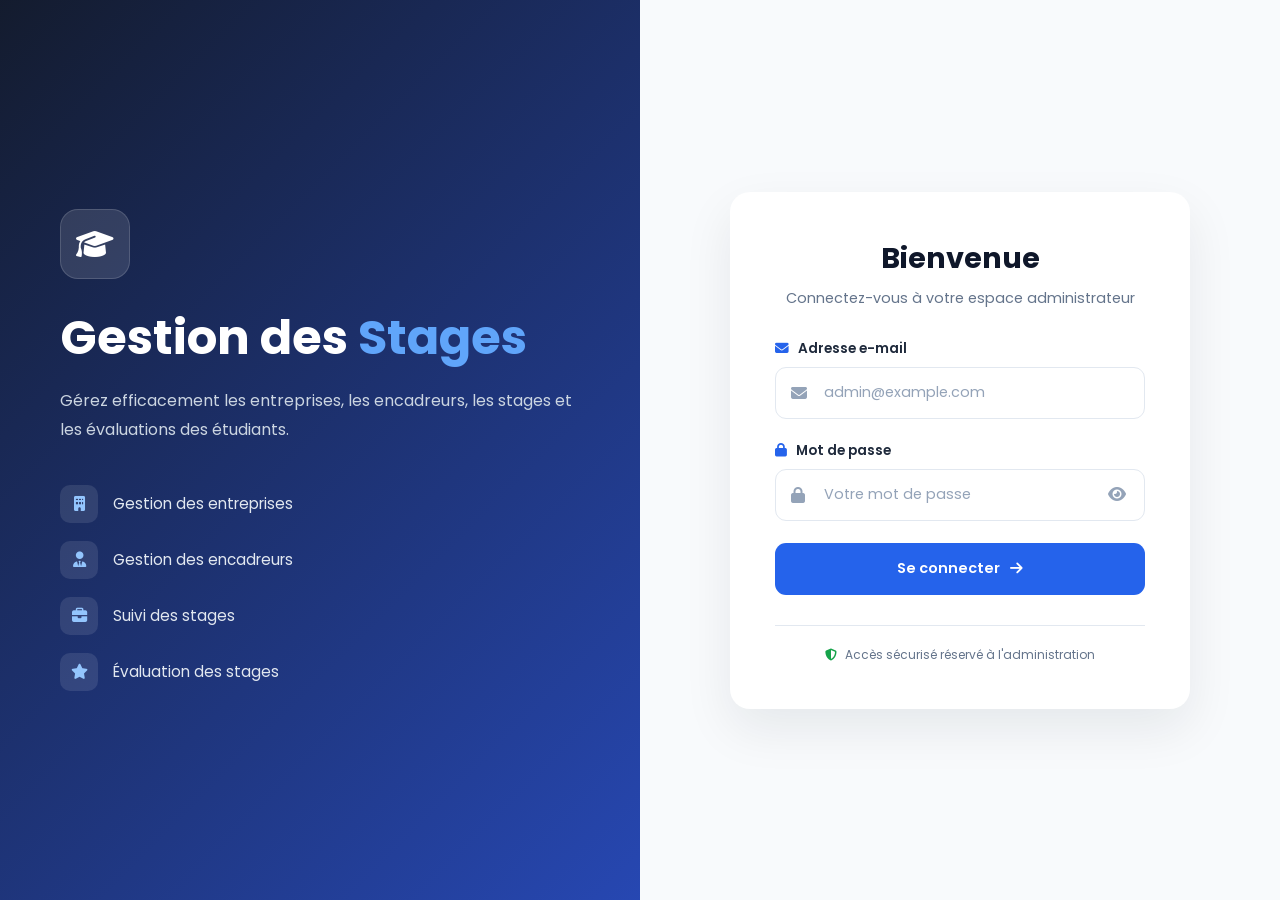
<file: frontend/index.html>
<!DOCTYPE html>
<html lang="fr">

<head>
    <meta charset="UTF-8">
    <meta name="viewport" content="width=device-width, initial-scale=1.0">

    <title>Gestion des stages | Connexion</title>

    <!-- Google Fonts -->
    <link rel="preconnect" href="https://fonts.googleapis.com">
    <link rel="preconnect" href="https://fonts.gstatic.com" crossorigin>

    <link href="https://fonts.googleapis.com/css2?family=Poppins:wght@300;400;500;600;700&display=swap"
        rel="stylesheet">

    <!-- Font Awesome -->
    <link rel="stylesheet" href="https://cdnjs.cloudflare.com/ajax/libs/font-awesome/6.7.2/css/all.min.css">

    <!-- CSS -->
    <link rel="stylesheet" href="css/login.css">
</head>

<body>

    <main class="login-container">

        <!-- Partie gauche -->
        <section class="login-intro">

            <div class="intro-content">

                <div class="logo">
                    <i class="fa-solid fa-graduation-cap"></i>
                </div>

                <h1>
                    Gestion des
                    <span>Stages</span>
                </h1>

                <p>
                    Gérez efficacement les entreprises,
                    les encadreurs, les stages et les évaluations
                    des étudiants.
                </p>

                <div class="features">

                    <div class="feature">
                        <i class="fa-solid fa-building"></i>
                        <span>Gestion des entreprises</span>
                    </div>

                    <div class="feature">
                        <i class="fa-solid fa-user-tie"></i>
                        <span>Gestion des encadreurs</span>
                    </div>

                    <div class="feature">
                        <i class="fa-solid fa-briefcase"></i>
                        <span>Suivi des stages</span>
                    </div>

                    <div class="feature">
                        <i class="fa-solid fa-star"></i>
                        <span>Évaluation des stages</span>
                    </div>

                </div>

            </div>

        </section>


        <!-- Partie connexion -->
        <section class="login-section">

            <div class="login-card">

                <div class="login-header">

                    <div class="mobile-logo">
                        <i class="fa-solid fa-graduation-cap"></i>
                    </div>

                    <h2>Bienvenue</h2>

                    <p>
                        Connectez-vous à votre espace administrateur
                    </p>

                </div>


                <!-- Message d'erreur/succès -->
                <div id="message" class="message" role="alert"></div>


                <form id="loginForm">

                    <!-- Email -->
                    <div class="form-group">

                        <label for="email">
                            <i class="fa-solid fa-envelope"></i>
                            Adresse e-mail
                        </label>

                        <div class="input-wrapper">

                            <i class="fa-solid fa-envelope input-icon"></i>

                            <input type="email" id="email" name="email" placeholder="admin@example.com"
                                autocomplete="email" required>

                        </div>

                    </div>


                    <!-- Mot de passe -->
                    <div class="form-group">

                        <label for="password">
                            <i class="fa-solid fa-lock"></i>
                            Mot de passe
                        </label>

                        <div class="input-wrapper">

                            <i class="fa-solid fa-lock input-icon"></i>

                            <input type="password" id="password" name="password" placeholder="Votre mot de passe"
                                autocomplete="current-password" required>

                            <button type="button" id="togglePassword" class="toggle-password"
                                aria-label="Afficher le mot de passe">
                                <i class="fa-solid fa-eye"></i>
                            </button>

                        </div>

                    </div>


                    <!-- Bouton -->
                    <button type="submit" id="loginButton" class="login-button">

                        <span id="buttonText">
                            Se connecter
                        </span>

                        <i id="buttonIcon" class="fa-solid fa-arrow-right"></i>

                        <span id="loader" class="loader"></span>

                    </button>

                </form>


                <div class="login-footer">

                    <i class="fa-solid fa-shield-halved"></i>

                    <span>
                        Accès sécurisé réservé à l'administration
                    </span>

                </div>

            </div>

        </section>

    </main>


    <!-- JavaScript -->
    <script src="js/auth.js"></script>

</body>

</html>
</file>
<file: frontend/css/login.css>
* {
    margin: 0;
    padding: 0;
    box-sizing: border-box;
}

:root {
    --primary: #2563eb;
    --primary-dark: #1d4ed8;
    --secondary: #0f172a;
    --text: #1e293b;
    --text-light: #64748b;
    --border: #e2e8f0;
    --background: #f8fafc;
    --white: #ffffff;
    --danger: #dc2626;
    --success: #16a34a;
}

body {
    font-family: "Poppins", sans-serif;
    min-height: 100vh;
    background: var(--background);
    color: var(--text);
}


/* ========================================
   CONTENEUR PRINCIPAL
======================================== */

.login-container {
    min-height: 100vh;
    display: flex;
}


/* ========================================
   PARTIE GAUCHE
======================================== */

.login-intro {
    width: 50%;
    min-height: 100vh;

    background:
        linear-gradient(135deg,
            rgba(15, 23, 42, 0.98),
            rgba(30, 64, 175, 0.96));

    color: var(--white);

    display: flex;
    align-items: center;
    justify-content: center;

    padding: 60px;
}

.intro-content {
    max-width: 520px;
}


/* Logo */

.logo {
    width: 70px;
    height: 70px;

    display: flex;
    align-items: center;
    justify-content: center;

    border-radius: 18px;

    background: rgba(255, 255, 255, 0.12);

    margin-bottom: 30px;

    font-size: 30px;

    border: 1px solid rgba(255, 255, 255, 0.15);
}

.intro-content h1 {
    font-size: 3rem;
    line-height: 1.2;
    font-weight: 700;

    margin-bottom: 20px;
}

.intro-content h1 span {
    color: #60a5fa;
}

.intro-content>p {
    color: #cbd5e1;
    font-size: 1rem;
    line-height: 1.8;

    margin-bottom: 40px;
}


/* Features */

.features {
    display: flex;
    flex-direction: column;
    gap: 18px;
}

.feature {
    display: flex;
    align-items: center;
    gap: 15px;

    color: #e2e8f0;
    font-size: 0.95rem;
}

.feature i {
    width: 38px;
    height: 38px;

    display: flex;
    align-items: center;
    justify-content: center;

    border-radius: 10px;

    background: rgba(255, 255, 255, 0.1);

    color: #93c5fd;
}


/* ========================================
   PARTIE DROITE
======================================== */

.login-section {
    width: 50%;
    min-height: 100vh;

    display: flex;
    align-items: center;
    justify-content: center;

    padding: 40px;
}


/* ========================================
   CARTE
======================================== */

.login-card {
    width: 100%;
    max-width: 460px;

    background: var(--white);

    border-radius: 20px;

    padding: 45px;

    box-shadow:
        0 20px 50px rgba(15, 23, 42, 0.08);
}


/* ========================================
   HEADER
======================================== */

.login-header {
    text-align: center;
    margin-bottom: 30px;
}

.mobile-logo {
    display: none;
}

.login-header h2 {
    font-size: 1.8rem;
    color: var(--secondary);

    margin-bottom: 8px;
}

.login-header p {
    color: var(--text-light);
    font-size: 0.9rem;
}


/* ========================================
   MESSAGE
======================================== */

.message {
    display: none;

    padding: 12px 15px;

    border-radius: 10px;

    font-size: 0.85rem;

    margin-bottom: 20px;
}

.message.show {
    display: block;
}

.message.error {
    color: var(--danger);
    background: #fef2f2;
    border: 1px solid #fecaca;
}

.message.success {
    color: var(--success);
    background: #f0fdf4;
    border: 1px solid #bbf7d0;
}


/* ========================================
   FORMULAIRE
======================================== */

.form-group {
    margin-bottom: 22px;
}

.form-group label {
    display: block;

    margin-bottom: 8px;

    font-size: 0.85rem;
    font-weight: 600;

    color: var(--text);
}

.form-group label i {
    color: var(--primary);
    margin-right: 6px;
}


/* Input */

.input-wrapper {
    position: relative;
}

.input-icon {
    position: absolute;

    left: 16px;
    top: 50%;

    transform: translateY(-50%);

    color: #94a3b8;

    pointer-events: none;
}

.input-wrapper input {
    width: 100%;

    height: 52px;

    border: 1px solid var(--border);

    border-radius: 11px;

    padding: 0 48px;

    font-family: inherit;
    font-size: 0.9rem;

    color: var(--text);

    outline: none;

    background: #fff;

    transition: 0.25s ease;
}

.input-wrapper input::placeholder {
    color: #94a3b8;
}

.input-wrapper input:focus {
    border-color: var(--primary);

    box-shadow:
        0 0 0 4px rgba(37, 99, 235, 0.1);
}


/* ========================================
   AFFICHER MOT DE PASSE
======================================== */

.toggle-password {
    position: absolute;

    right: 14px;
    top: 50%;

    transform: translateY(-50%);

    border: none;
    background: transparent;

    color: #94a3b8;

    cursor: pointer;

    font-size: 1rem;

    padding: 5px;
}

.toggle-password:hover {
    color: var(--primary);
}


/* ========================================
   BOUTON CONNEXION
======================================== */

.login-button {
    width: 100%;
    height: 52px;

    border: none;
    border-radius: 11px;

    background: var(--primary);

    color: var(--white);

    font-family: inherit;
    font-size: 0.9rem;
    font-weight: 600;

    cursor: pointer;

    display: flex;
    align-items: center;
    justify-content: center;

    gap: 10px;

    transition: 0.25s ease;
}

.login-button:hover {
    background: var(--primary-dark);

    transform: translateY(-1px);

    box-shadow:
        0 8px 20px rgba(37, 99, 235, 0.25);
}

.login-button:active {
    transform: translateY(0);
}

.login-button:disabled {
    cursor: not-allowed;
    opacity: 0.7;
}


/* ========================================
   LOADER
======================================== */

.loader {
    display: none;

    width: 18px;
    height: 18px;

    border: 2px solid rgba(255, 255, 255, 0.4);

    border-top-color: white;

    border-radius: 50%;

    animation: spin 0.7s linear infinite;
}

.login-button.loading .loader {
    display: block;
}

.login-button.loading #buttonIcon,
.login-button.loading #buttonText {
    display: none;
}

@keyframes spin {
    to {
        transform: rotate(360deg);
    }
}


/* ========================================
   FOOTER
======================================== */

.login-footer {
    margin-top: 30px;

    padding-top: 20px;

    border-top: 1px solid var(--border);

    display: flex;
    align-items: center;
    justify-content: center;

    gap: 8px;

    color: var(--text-light);

    font-size: 0.75rem;

    text-align: center;
}

.login-footer i {
    color: var(--success);
}


/* ========================================
   RESPONSIVE
======================================== */

@media (max-width: 900px) {

    .login-container {
        display: block;
    }

    .login-intro {
        width: 100%;
        min-height: auto;

        padding: 35px 25px;
    }

    .intro-content {
        max-width: 600px;
    }

    .intro-content h1 {
        font-size: 2.2rem;
    }

    .intro-content>p {
        margin-bottom: 25px;
    }

    .features {
        display: grid;
        grid-template-columns: 1fr 1fr;
    }

    .login-section {
        width: 100%;
        min-height: auto;

        padding: 40px 20px;
    }
}


@media (max-width: 550px) {

    .login-intro {
        display: none;
    }

    .login-section {
        min-height: 100vh;

        padding: 20px;
    }

    .login-card {
        padding: 30px 22px;
    }

    .mobile-logo {
        width: 60px;
        height: 60px;

        margin: 0 auto 20px;

        display: flex;
        align-items: center;
        justify-content: center;

        border-radius: 16px;

        background: #eff6ff;

        color: var(--primary);

        font-size: 25px;
    }

    .login-header h2 {
        font-size: 1.5rem;
    }
}
</file>
<file: frontend/css/dashboard.css>
* {
    margin: 0;
    padding: 0;
    box-sizing: border-box;
}

:root {
    --primary: #2563eb;
    --primary-dark: #1d4ed8;

    --dark: #0f172a;
    --dark-2: #1e293b;

    --text: #1e293b;
    --text-light: #64748b;

    --background: #f8fafc;
    --white: #ffffff;

    --border: #e2e8f0;

    --blue: #2563eb;
    --purple: #7c3aed;
    --orange: #ea580c;
    --green: #16a34a;
}

body {
    font-family: "Poppins", sans-serif;

    background: var(--background);

    color: var(--text);

    min-height: 100vh;
}


/* ========================================
   SIDEBAR
======================================== */

.sidebar {
    position: fixed;

    left: 0;
    top: 0;

    width: 260px;
    height: 100vh;

    background: var(--dark);

    display: flex;
    flex-direction: column;

    z-index: 1000;

    transition: 0.3s ease;
}


/* Logo */

.sidebar-logo {
    height: 90px;

    display: flex;
    align-items: center;

    padding: 0 25px;

    border-bottom: 1px solid rgba(255, 255, 255, 0.08);
}

.logo-icon {
    width: 45px;
    height: 45px;

    display: flex;
    align-items: center;
    justify-content: center;

    border-radius: 12px;

    background: var(--primary);

    color: white;

    font-size: 20px;

    margin-right: 12px;
}

.logo-text {
    display: flex;
    flex-direction: column;

    color: white;

    line-height: 1.2;
}

.logo-text strong {
    font-size: 1rem;
}

.logo-text span {
    font-size: 0.78rem;

    color: #94a3b8;
}


/* Navigation */

.sidebar-nav {
    padding: 25px 15px;

    flex: 1;

    overflow-y: auto;
}

.nav-title {
    color: #64748b;

    font-size: 0.68rem;

    font-weight: 600;

    letter-spacing: 1px;

    padding: 0 12px;

    margin: 15px 0 10px;
}

.nav-title:first-child {
    margin-top: 0;
}

.nav-link {
    display: flex;
    align-items: center;

    gap: 13px;

    height: 48px;

    padding: 0 14px;

    margin-bottom: 5px;

    border-radius: 10px;

    color: #94a3b8;

    text-decoration: none;

    font-size: 0.86rem;

    transition: 0.2s ease;
}

.nav-link i {
    width: 20px;

    text-align: center;

    font-size: 1rem;
}

.nav-link:hover {
    background: rgba(255, 255, 255, 0.06);

    color: white;
}

.nav-link.active {
    background: var(--primary);

    color: white;

    box-shadow:
        0 5px 15px rgba(37, 99, 235, 0.25);
}


/* Bottom */

.sidebar-bottom {
    padding: 20px 15px;

    border-top: 1px solid rgba(255, 255, 255, 0.08);
}

.logout-button {
    width: 100%;

    height: 45px;

    border: none;

    border-radius: 9px;

    background: rgba(239, 68, 68, 0.08);

    color: #fca5a5;

    font-family: inherit;

    cursor: pointer;

    display: flex;
    align-items: center;

    gap: 12px;

    padding: 0 14px;

    font-size: 0.85rem;

    transition: 0.2s ease;
}

.logout-button:hover {
    background: rgba(239, 68, 68, 0.15);

    color: #f87171;
}


/* ========================================
   CONTENU
======================================== */

.main-content {
    margin-left: 260px;

    min-height: 100vh;

    display: flex;
    flex-direction: column;
}


/* ========================================
   TOPBAR
======================================== */

.topbar {
    height: 90px;

    background: white;

    border-bottom: 1px solid var(--border);

    display: flex;
    align-items: center;
    justify-content: space-between;

    padding: 0 35px;
}

.topbar-left {
    display: flex;
    align-items: center;

    gap: 15px;
}

.topbar h1 {
    font-size: 1.35rem;

    color: var(--dark);

    font-weight: 600;
}

.topbar-left p {
    font-size: 0.75rem;

    color: var(--text-light);

    margin-top: 2px;
}

.menu-button {
    display: none;

    border: none;

    background: transparent;

    font-size: 1.2rem;

    cursor: pointer;

    color: var(--dark);
}


/* Admin */

.admin-profile {
    display: flex;

    align-items: center;

    gap: 11px;
}

.admin-avatar {
    width: 42px;
    height: 42px;

    display: flex;
    align-items: center;
    justify-content: center;

    border-radius: 50%;

    background: #eff6ff;

    color: var(--primary);
}

.admin-info {
    display: flex;

    flex-direction: column;
}

.admin-info strong {
    font-size: 0.78rem;

    color: var(--dark);

    max-width: 190px;

    overflow: hidden;

    text-overflow: ellipsis;

    white-space: nowrap;
}

.admin-info span {
    font-size: 0.68rem;

    color: var(--text-light);
}


/* ========================================
   DASHBOARD
======================================== */

.dashboard-content {
    padding: 35px;

    flex: 1;
}


/* Welcome */

.welcome-card {
    background:
        linear-gradient(135deg,
            #0f172a,
            #1d4ed8);

    border-radius: 18px;

    min-height: 190px;

    padding: 35px;

    color: white;

    display: flex;
    align-items: center;
    justify-content: space-between;

    overflow: hidden;

    position: relative;

    margin-bottom: 35px;
}

.welcome-text {
    position: relative;

    z-index: 2;
}

.welcome-text>span {
    font-size: 0.78rem;

    color: #bfdbfe;
}

.welcome-text>span i {
    margin-right: 5px;
}

.welcome-text h2 {
    font-size: 1.65rem;

    margin: 8px 0;
}

.welcome-text p {
    color: #cbd5e1;

    font-size: 0.8rem;

    max-width: 600px;

    line-height: 1.6;
}

.welcome-icon {
    width: 130px;
    height: 130px;

    border-radius: 50%;

    background: rgba(255, 255, 255, 0.08);

    display: flex;
    align-items: center;
    justify-content: center;

    font-size: 45px;

    color: #bfdbfe;

    flex-shrink: 0;
}


/* ========================================
   TITRES
======================================== */

.section-heading {
    display: flex;

    align-items: center;
    justify-content: space-between;

    margin-bottom: 18px;
}

.section-heading h2 {
    font-size: 1rem;

    color: var(--dark);
}

.section-heading p {
    font-size: 0.72rem;

    color: var(--text-light);

    margin-top: 2px;
}

.refresh-button {
    border: 1px solid var(--border);

    background: white;

    color: var(--text-light);

    padding: 8px 13px;

    border-radius: 8px;

    font-family: inherit;

    font-size: 0.72rem;

    cursor: pointer;

    display: flex;
    align-items: center;

    gap: 7px;

    transition: 0.2s ease;
}

.refresh-button:hover {
    border-color: var(--primary);

    color: var(--primary);
}


/* ========================================
   STATISTIQUES
======================================== */

.stats-grid {
    display: grid;

    grid-template-columns:
        repeat(4, 1fr);

    gap: 18px;

    margin-bottom: 35px;
}

.stat-card {
    background: white;

    border: 1px solid var(--border);

    border-radius: 14px;

    padding: 22px;

    display: flex;

    align-items: center;

    position: relative;

    transition: 0.25s ease;
}

.stat-card:hover {
    transform: translateY(-3px);

    box-shadow:
        0 10px 25px rgba(15, 23, 42, 0.06);
}

.stat-icon {
    width: 50px;
    height: 50px;

    border-radius: 12px;

    display: flex;
    align-items: center;
    justify-content: center;

    font-size: 20px;

    margin-right: 14px;
}

.stat-icon.blue,
.quick-icon.blue {
    background: #eff6ff;

    color: var(--blue);
}

.stat-icon.purple,
.quick-icon.purple {
    background: #f5f3ff;

    color: var(--purple);
}

.stat-icon.orange,
.quick-icon.orange {
    background: #fff7ed;

    color: var(--orange);
}

.stat-icon.green,
.quick-icon.green {
    background: #f0fdf4;

    color: var(--green);
}

.stat-info {
    display: flex;

    flex-direction: column;
}

.stat-info span {
    color: var(--text-light);

    font-size: 0.7rem;

    margin-bottom: 3px;
}

.stat-info strong {
    color: var(--dark);

    font-size: 1.4rem;

    font-weight: 600;
}

.stat-arrow {
    position: absolute;

    right: 18px;
    top: 18px;

    font-size: 0.65rem;

    color: #22c55e;
}


/* ========================================
   RACCOURCIS
======================================== */

.shortcuts-heading {
    margin-top: 5px;
}

.quick-grid {
    display: grid;

    grid-template-columns:
        repeat(2, 1fr);

    gap: 15px;
}

.quick-card {
    background: white;

    border: 1px solid var(--border);

    border-radius: 14px;

    padding: 18px;

    display: flex;
    align-items: center;

    gap: 14px;

    text-decoration: none;

    color: inherit;

    transition: 0.25s ease;
}

.quick-card:hover {
    transform: translateY(-2px);

    border-color: #bfdbfe;

    box-shadow:
        0 8px 20px rgba(15, 23, 42, 0.05);
}

.quick-icon {
    width: 45px;
    height: 45px;

    border-radius: 11px;

    display: flex;
    align-items: center;
    justify-content: center;

    flex-shrink: 0;
}

.quick-card h3 {
    font-size: 0.82rem;

    color: var(--dark);

    margin-bottom: 2px;
}

.quick-card p {
    font-size: 0.68rem;

    color: var(--text-light);
}

.arrow {
    margin-left: auto;

    font-size: 0.7rem;

    color: #94a3b8;
}


/* ========================================
   FOOTER
======================================== */

footer {
    padding: 20px 35px;

    border-top: 1px solid var(--border);

    background: white;
}

footer p {
    text-align: center;

    color: #94a3b8;

    font-size: 0.68rem;
}


/* ========================================
   RESPONSIVE
======================================== */

@media (max-width: 1100px) {

    .stats-grid {
        grid-template-columns:
            repeat(2, 1fr);
    }
}


@media (max-width: 800px) {

    .sidebar {
        transform: translateX(-100%);
    }

    .sidebar.open {
        transform: translateX(0);
    }

    .main-content {
        margin-left: 0;
    }

    .menu-button {
        display: block;
    }

    .topbar {
        padding: 0 20px;
    }

    .dashboard-content {
        padding: 25px 20px;
    }

    .welcome-card {
        padding: 25px;
    }

    .welcome-icon {
        width: 90px;
        height: 90px;

        font-size: 30px;
    }
}


@media (max-width: 600px) {

    .admin-info {
        display: none;
    }

    .stats-grid {
        grid-template-columns: 1fr;
    }

    .quick-grid {
        grid-template-columns: 1fr;
    }

    .welcome-card {
        min-height: auto;
    }

    .welcome-icon {
        display: none;
    }

    .section-heading {
        align-items: flex-start;

        gap: 15px;
    }

    .refresh-button {
        flex-shrink: 0;
    }
}
</file>
<file: frontend/css/encadreurs.css>
* {
    margin: 0;
    padding: 0;
    box-sizing: border-box;
}

:root {
    --primary: #2563eb;
    --primary-dark: #1d4ed8;
    --primary-light: #eff6ff;

    --success: #16a34a;
    --danger: #dc2626;
    --warning: #f59e0b;

    --dark: #172033;
    --text: #334155;
    --muted: #64748b;

    --background: #f5f7fb;
    --white: #ffffff;

    --border: #e5e7eb;

    --sidebar-width: 260px;

    --shadow: 0 8px 25px rgba(15, 23, 42, 0.06);
}

body {
    font-family: "Poppins", sans-serif;
    background: var(--background);
    color: var(--text);
}


/* =========================
   SIDEBAR
========================= */

.sidebar {
    position: fixed;
    top: 0;
    left: 0;

    width: var(--sidebar-width);
    height: 100vh;

    background: var(--dark);

    display: flex;
    flex-direction: column;

    z-index: 1000;

    transition: transform 0.3s ease;
}

.sidebar-logo {
    height: 90px;

    display: flex;
    align-items: center;

    padding: 0 25px;

    border-bottom: 1px solid rgba(255, 255, 255, 0.08);
}

.logo-icon {
    width: 45px;
    height: 45px;

    border-radius: 12px;

    background: var(--primary);

    display: flex;
    align-items: center;
    justify-content: center;

    color: white;

    font-size: 20px;

    margin-right: 12px;
}

.logo-text {
    display: flex;
    flex-direction: column;
    color: white;
    line-height: 1.2;
}

.logo-text strong {
    font-size: 1rem;
}

.logo-text span {
    font-size: 0.78rem;
    color: #94a3b8;
}

.sidebar-nav {
    padding: 25px 15px;
    flex: 1;
    overflow-y: auto;
}

.nav-title {
    color: #64748b;
    font-size: 0.68rem;
    font-weight: 600;
    letter-spacing: 1px;
    padding: 0 12px;
    margin: 15px 0 10px;
}

.nav-title:first-child {
    margin-top: 0;
}

.nav-link {
    height: 48px;
    display: flex;
    align-items: center;
    gap: 13px;
    padding: 0 14px;
    margin-bottom: 5px;
    border-radius: 10px;
    color: #94a3b8;
    text-decoration: none;
    font-size: 0.86rem;
    transition: 0.2s ease;
}

.nav-link i {
    width: 20px;
    text-align: center;
}

.nav-link:hover {
    background: rgba(255, 255, 255, 0.06);
    color: white;
}

.nav-link.active {
    background: var(--primary);
    color: white;
}


/* SIDEBAR BOTTOM */

.sidebar-bottom {
    margin-top: auto;

    padding: 20px 15px;

    border-top: 1px solid rgba(255, 255, 255, 0.08);
}

.logout-button {
    width: 100%;
    height: 45px;

    border: none;

    background: rgba(239, 68, 68, 0.08);
    color: #fca5a5;

    border-radius: 9px;

    font-family: inherit;
    font-size: 14px;

    cursor: pointer;

    display: flex;
    align-items: center;
    justify-content: center;

    gap: 12px;
    padding: 0 14px;
}

.logout-button:hover {
    background: rgba(239, 68, 68, 0.15);
}


/* =========================
   MAIN
========================= */

.main-content {
    margin-left: var(--sidebar-width);

    min-height: 100vh;
}


/* =========================
   TOPBAR
========================= */

.topbar {
    height: 90px;

    background: var(--white);

    border-bottom: 1px solid var(--border);

    padding: 0 35px;

    display: flex;
    align-items: center;
}

.menu-btn {
    display: none;

    border: none;

    background: var(--primary-light);

    color: var(--primary);

    width: 40px;
    height: 40px;

    border-radius: 8px;

    cursor: pointer;

    margin-right: 15px;
}

.page-title {
    flex: 1;
}

.page-title h1 {
    font-size: 22px;
    color: var(--dark);
}

.page-title p {
    font-size: 12px;
    color: var(--muted);
    margin-top: 2px;
}

.admin-profile {
    display: flex;
    align-items: center;
    gap: 10px;
}

.admin-avatar {
    width: 42px;
    height: 42px;

    border-radius: 50%;

    background: var(--primary-light);

    color: var(--primary);

    display: flex;
    align-items: center;
    justify-content: center;
}

.admin-info {
    display: flex;
    flex-direction: column;
}

.admin-info strong {
    font-size: 12px;
    color: var(--dark);
}

.admin-info span {
    font-size: 10px;
    color: var(--muted);
}


/* =========================
   CONTENT
========================= */

.content {
    padding: 35px;
}

.content-header {
    display: flex;
    justify-content: space-between;
    align-items: center;

    margin-bottom: 25px;
}

.content-header h2 {
    color: var(--dark);
    font-size: 19px;
}

.content-header p {
    font-size: 12px;
    color: var(--muted);

    margin-top: 5px;
}


/* =========================
   BUTTONS
========================= */

.btn {
    border: none;

    height: 42px;

    padding: 0 17px;

    border-radius: 8px;

    font-family: inherit;

    font-size: 12px;
    font-weight: 500;

    cursor: pointer;

    display: inline-flex;
    align-items: center;
    justify-content: center;

    gap: 8px;

    transition: 0.25s;
}

.btn-primary {
    background: var(--primary);
    color: white;
}

.btn-primary:hover {
    background: var(--primary-dark);
    transform: translateY(-1px);
}

.btn-secondary {
    background: #f1f5f9;
    color: var(--text);
}

.btn-secondary:hover {
    background: #e2e8f0;
}

.btn-danger {
    background: var(--danger);
    color: white;
}

.btn-danger:hover {
    background: #b91c1c;
}


/* =========================
   TOOLBAR
========================= */

.toolbar {
    display: flex;
    gap: 12px;

    margin-bottom: 20px;
}

.search-box {
    flex: 1;

    height: 45px;

    background: var(--white);

    border: 1px solid var(--border);

    border-radius: 9px;

    display: flex;
    align-items: center;

    padding: 0 15px;

    transition: 0.25s;
}

.search-box:focus-within {
    border-color: var(--primary);

    box-shadow: 0 0 0 3px rgba(37, 99, 235, 0.08);
}

.search-box i {
    color: var(--muted);
    font-size: 13px;
}

.search-box input {
    width: 100%;

    border: none;
    outline: none;

    background: transparent;

    margin-left: 10px;

    font-family: inherit;
    font-size: 12px;

    color: var(--text);
}

.refresh-btn {
    height: 45px;

    padding: 0 16px;

    border: 1px solid var(--border);

    background: white;

    border-radius: 9px;

    color: var(--text);

    font-family: inherit;

    cursor: pointer;

    display: flex;
    align-items: center;

    gap: 8px;

    font-size: 12px;

    transition: 0.25s;
}

.refresh-btn:hover {
    border-color: var(--primary);
    color: var(--primary);
}


/* =========================
   STAT
========================= */

.stats-card {
    width: 230px;

    background: white;

    border: 1px solid var(--border);

    border-radius: 12px;

    padding: 17px;

    display: flex;
    align-items: center;

    gap: 13px;

    margin-bottom: 20px;

    box-shadow: var(--shadow);
}

.stats-icon {
    width: 45px;
    height: 45px;

    background: var(--primary-light);

    color: var(--primary);

    border-radius: 10px;

    display: flex;
    align-items: center;
    justify-content: center;

    font-size: 18px;
}

.stats-info {
    display: flex;
    flex-direction: column;
}

.stats-info span {
    font-size: 10px;
    color: var(--muted);
}

.stats-info strong {
    font-size: 20px;
    color: var(--dark);
}


/* =========================
   TABLE
========================= */

.table-card {
    background: white;

    border: 1px solid var(--border);

    border-radius: 12px;

    overflow: hidden;

    box-shadow: var(--shadow);
}

.table-container {
    width: 100%;
    overflow-x: auto;
}

table {
    width: 100%;

    border-collapse: collapse;

    min-width: 850px;
}

thead {
    background: #f8fafc;
}

th {
    text-align: left;

    padding: 15px 20px;

    font-size: 10px;

    text-transform: uppercase;

    letter-spacing: 0.4px;

    color: var(--muted);

    font-weight: 600;

    border-bottom: 1px solid var(--border);
}

td {
    padding: 16px 20px;

    font-size: 12px;

    color: var(--text);

    border-bottom: 1px solid #f1f5f9;
}

tbody tr {
    transition: 0.2s;
}

tbody tr:hover {
    background: #fafcff;
}

tbody tr:last-child td {
    border-bottom: none;
}


/* ENCADREUR */

.person-cell {
    display: flex;
    align-items: center;

    gap: 11px;
}

.person-avatar {
    width: 38px;
    height: 38px;

    border-radius: 10px;

    background: var(--primary-light);

    color: var(--primary);

    display: flex;
    align-items: center;
    justify-content: center;

    font-size: 14px;

    font-weight: 600;
}

.person-info {
    display: flex;
    flex-direction: column;
}

.person-name {
    font-weight: 600;
    color: var(--dark);
}

.person-id {
    font-size: 9px;
    color: var(--muted);
}


/* CONTACT */

.contact-cell {
    display: flex;
    flex-direction: column;

    gap: 3px;
}

.contact-item {
    display: flex;
    align-items: center;
    gap: 7px;

    font-size: 10px;
}

.contact-item i {
    color: var(--primary);
    width: 13px;
}


/* FUNCTION */

.function-badge {
    display: inline-flex;

    padding: 6px 10px;

    background: #f1f5f9;

    color: var(--text);

    border-radius: 6px;

    font-size: 10px;
}


/* DATE */

.date-cell {
    font-size: 10px;
    color: var(--muted);
}


/* ACTIONS */

.actions {
    display: flex;
    align-items: center;

    gap: 6px;
}

.action-btn {
    width: 34px;
    height: 34px;

    border: none;

    border-radius: 7px;

    cursor: pointer;

    display: flex;
    align-items: center;
    justify-content: center;

    transition: 0.2s;
}

.edit-btn {
    background: #eff6ff;
    color: var(--primary);
}

.edit-btn:hover {
    background: var(--primary);
    color: white;
}

.delete-btn {
    background: #fef2f2;
    color: var(--danger);
}

.delete-btn:hover {
    background: var(--danger);
    color: white;
}


/* LOADING */

.loading-row {
    text-align: center;

    padding: 50px !important;

    color: var(--muted);
}

.loading-row i {
    margin-right: 8px;
}


/* EMPTY */

.empty-state {
    display: none;

    padding: 60px 20px;

    text-align: center;
}

.empty-state.show {
    display: block;
}

.empty-icon {
    width: 70px;
    height: 70px;

    margin: 0 auto 15px;

    border-radius: 50%;

    background: #f1f5f9;

    color: var(--muted);

    display: flex;
    align-items: center;
    justify-content: center;

    font-size: 25px;
}

.empty-state h3 {
    font-size: 15px;
    color: var(--dark);
}

.empty-state p {
    margin-top: 5px;

    font-size: 11px;

    color: var(--muted);
}


/* =========================
   MODALS
========================= */

.modal-overlay {
    position: fixed;

    inset: 0;

    background: rgba(15, 23, 42, 0.5);

    backdrop-filter: blur(3px);

    display: none;

    align-items: center;
    justify-content: center;

    z-index: 2000;

    padding: 20px;
}

.modal-overlay.show {
    display: flex;
}

.modal {
    width: 100%;
    max-width: 600px;

    background: white;

    border-radius: 14px;

    box-shadow: 0 25px 60px rgba(15, 23, 42, 0.2);

    animation: modalIn 0.2s ease;
}

@keyframes modalIn {
    from {
        opacity: 0;
        transform: translateY(10px) scale(0.98);
    }

    to {
        opacity: 1;
        transform: translateY(0) scale(1);
    }
}

.modal-header {
    padding: 22px 25px;

    border-bottom: 1px solid var(--border);

    display: flex;
    justify-content: space-between;
    align-items: flex-start;
}

.modal-header h2 {
    font-size: 17px;
    color: var(--dark);
}

.modal-header p {
    margin-top: 4px;

    color: var(--muted);

    font-size: 10px;
}

.close-modal {
    width: 34px;
    height: 34px;

    border: none;

    background: #f8fafc;

    color: var(--muted);

    border-radius: 7px;

    cursor: pointer;

    transition: 0.2s;
}

.close-modal:hover {
    background: #fee2e2;
    color: var(--danger);
}


/* FORM */

#encadreurForm {
    padding: 25px;
}

.form-grid {
    display: grid;

    grid-template-columns: 1fr 1fr;

    gap: 18px;
}

.form-group {
    display: flex;
    flex-direction: column;

    gap: 7px;
}

.form-group.full-width {
    grid-column: 1 / -1;
}

.form-group label {
    font-size: 11px;

    color: var(--text);

    font-weight: 500;
}

.form-group label span {
    color: var(--danger);
}

.input-wrapper {
    height: 43px;

    border: 1px solid var(--border);

    border-radius: 8px;

    display: flex;
    align-items: center;

    padding: 0 12px;

    transition: 0.2s;
}

.input-wrapper:focus-within {
    border-color: var(--primary);

    box-shadow: 0 0 0 3px rgba(37, 99, 235, 0.08);
}

.input-wrapper i {
    color: var(--muted);

    font-size: 12px;

    width: 20px;
}

.input-wrapper input {
    flex: 1;

    border: none;
    outline: none;

    height: 100%;

    font-family: inherit;

    font-size: 11px;

    color: var(--text);
}

.input-wrapper input::placeholder {
    color: #94a3b8;
}


/* FOOTER */

.modal-footer {
    padding: 18px 25px;

    border-top: 1px solid var(--border);

    display: flex;
    justify-content: flex-end;

    gap: 10px;
}


/* DELETE MODAL */

.delete-modal {
    max-width: 420px;

    padding-top: 30px;

    text-align: center;
}

.delete-icon {
    width: 60px;
    height: 60px;

    margin: 0 auto 18px;

    background: #fef2f2;

    color: var(--danger);

    border-radius: 50%;

    display: flex;
    align-items: center;
    justify-content: center;

    font-size: 22px;
}

.delete-modal h2 {
    color: var(--dark);
    font-size: 17px;
}

.delete-modal p {
    color: var(--muted);

    font-size: 11px;

    line-height: 1.7;

    padding: 10px 30px 5px;
}

.delete-modal .modal-footer {
    margin-top: 20px;
}


/* =========================
   TOAST
========================= */

.toast {
    position: fixed;

    right: 25px;
    bottom: 25px;

    min-width: 300px;

    background: white;

    border: 1px solid var(--border);

    border-radius: 10px;

    padding: 14px 16px;

    display: flex;
    align-items: center;

    gap: 12px;

    box-shadow: 0 15px 40px rgba(15, 23, 42, 0.15);

    transform: translateX(120%);

    transition: 0.3s;

    z-index: 3000;
}

.toast.show {
    transform: translateX(0);
}

.toast-icon {
    width: 35px;
    height: 35px;

    border-radius: 50%;

    background: #dcfce7;

    color: var(--success);

    display: flex;
    align-items: center;
    justify-content: center;
}

.toast-content {
    flex: 1;

    display: flex;
    flex-direction: column;
}

.toast-content strong {
    font-size: 11px;
    color: var(--dark);
}

.toast-content span {
    font-size: 10px;
    color: var(--muted);

    margin-top: 2px;
}

.toast>button {
    border: none;

    background: transparent;

    color: var(--muted);

    cursor: pointer;
}


/* =========================
   OVERLAY
========================= */

.sidebar-overlay {
    display: none;

    position: fixed;

    inset: 0;

    background: rgba(15, 23, 42, 0.45);

    z-index: 900;
}


/* =========================
   RESPONSIVE
========================= */

@media (max-width: 900px) {

    .sidebar {
        transform: translateX(-100%);
    }

    .sidebar.open {
        transform: translateX(0);
    }

    .sidebar-overlay.show {
        display: block;
    }

    .main-content {
        margin-left: 0;
    }

    .menu-btn {
        display: block;
    }

    .content {
        padding: 25px;
    }
}


@media (max-width: 650px) {

    .topbar {
        padding: 0 18px;
    }

    .admin-info {
        display: none;
    }

    .content {
        padding: 20px 15px;
    }

    .content-header {
        align-items: flex-start;
        flex-direction: column;
        gap: 15px;
    }

    .content-header .btn {
        width: 100%;
    }

    .toolbar {
        flex-direction: column;
    }

    .refresh-btn {
        justify-content: center;
    }

    .stats-card {
        width: 100%;
    }

    .form-grid {
        grid-template-columns: 1fr;
    }

    .form-group.full-width {
        grid-column: auto;
    }

    .modal {
        max-height: 90vh;
        overflow-y: auto;
    }

    .toast {
        left: 15px;
        right: 15px;

        min-width: auto;
    }
}
</file>
<file: frontend/css/entreprises.css>
* {
    margin: 0;
    padding: 0;
    box-sizing: border-box;
}

:root {
    --primary: #2563eb;
    --primary-dark: #1d4ed8;

    --dark: #0f172a;
    --text: #1e293b;
    --text-light: #64748b;

    --background: #f8fafc;
    --white: #ffffff;

    --border: #e2e8f0;

    --danger: #dc2626;
    --danger-light: #fef2f2;

    --success: #16a34a;

    --blue-light: #eff6ff;
}

body {
    font-family: "Poppins", sans-serif;

    background: var(--background);

    color: var(--text);

    min-height: 100vh;
}


/* ========================================
   SIDEBAR
======================================== */

.sidebar {
    position: fixed;

    left: 0;
    top: 0;

    width: 260px;
    height: 100vh;

    background: var(--dark);

    display: flex;
    flex-direction: column;

    z-index: 1000;

    transition: 0.3s ease;
}

.sidebar-logo {
    height: 90px;

    display: flex;
    align-items: center;

    padding: 0 25px;

    border-bottom: 1px solid rgba(255, 255, 255, 0.08);
}

.logo-icon {
    width: 45px;
    height: 45px;

    display: flex;
    align-items: center;
    justify-content: center;

    border-radius: 12px;

    background: var(--primary);

    color: white;

    font-size: 20px;

    margin-right: 12px;
}

.logo-text {
    display: flex;
    flex-direction: column;

    color: white;

    line-height: 1.2;
}

.logo-text strong {
    font-size: 1rem;
}

.logo-text span {
    font-size: 0.78rem;

    color: #94a3b8;
}

.sidebar-nav {
    padding: 25px 15px;

    flex: 1;

    overflow-y: auto;
}

.nav-title {
    color: #64748b;

    font-size: 0.68rem;

    font-weight: 600;

    letter-spacing: 1px;

    padding: 0 12px;

    margin: 15px 0 10px;
}

.nav-title:first-child {
    margin-top: 0;
}

.nav-link {
    display: flex;
    align-items: center;

    gap: 13px;

    height: 48px;

    padding: 0 14px;

    margin-bottom: 5px;

    border-radius: 10px;

    color: #94a3b8;

    text-decoration: none;

    font-size: 0.86rem;

    transition: 0.2s ease;
}

.nav-link i {
    width: 20px;

    text-align: center;
}

.nav-link:hover {
    background: rgba(255, 255, 255, 0.06);

    color: white;
}

.nav-link.active {
    background: var(--primary);

    color: white;
}

.sidebar-bottom {
    padding: 20px 15px;

    border-top: 1px solid rgba(255, 255, 255, 0.08);
}

.logout-button {
    width: 100%;

    height: 45px;

    border: none;

    border-radius: 9px;

    background: rgba(239, 68, 68, 0.08);

    color: #fca5a5;

    font-family: inherit;

    cursor: pointer;

    display: flex;
    align-items: center;

    gap: 12px;

    padding: 0 14px;

    font-size: 0.85rem;
}

.logout-button:hover {
    background: rgba(239, 68, 68, 0.15);
}


/* ========================================
   CONTENU
======================================== */

.main-content {
    margin-left: 260px;

    min-height: 100vh;

    display: flex;
    flex-direction: column;
}


/* ========================================
   TOPBAR
======================================== */

.topbar {
    height: 90px;

    background: white;

    border-bottom: 1px solid var(--border);

    display: flex;
    align-items: center;
    justify-content: space-between;

    padding: 0 35px;
}

.topbar-left {
    display: flex;
    align-items: center;

    gap: 15px;
}

.topbar h1 {
    font-size: 1.35rem;

    color: var(--dark);

    font-weight: 600;
}

.topbar-left p {
    font-size: 0.75rem;

    color: var(--text-light);
}

.menu-button {
    display: none;

    border: none;

    background: transparent;

    font-size: 1.2rem;

    cursor: pointer;
}

.admin-profile {
    display: flex;

    align-items: center;

    gap: 11px;
}

.admin-avatar {
    width: 42px;
    height: 42px;

    display: flex;
    align-items: center;
    justify-content: center;

    border-radius: 50%;

    background: var(--blue-light);

    color: var(--primary);
}

.admin-info {
    display: flex;
    flex-direction: column;
}

.admin-info strong {
    font-size: 0.78rem;

    max-width: 190px;

    overflow: hidden;

    text-overflow: ellipsis;

    white-space: nowrap;
}

.admin-info span {
    font-size: 0.68rem;

    color: var(--text-light);
}


/* ========================================
   PAGE
======================================== */

.page-content {
    padding: 35px;

    flex: 1;
}


/* Page header */

.page-header {
    display: flex;

    align-items: center;
    justify-content: space-between;

    gap: 20px;

    margin-bottom: 25px;
}

.page-title {
    display: flex;

    align-items: center;

    gap: 15px;
}

.title-icon {
    width: 50px;
    height: 50px;

    border-radius: 13px;

    background: var(--blue-light);

    color: var(--primary);

    display: flex;
    align-items: center;
    justify-content: center;

    font-size: 21px;
}

.page-title h2 {
    font-size: 1.15rem;

    color: var(--dark);
}

.page-title p {
    font-size: 0.75rem;

    color: var(--text-light);

    margin-top: 3px;
}


/* ========================================
   BOUTONS
======================================== */

.primary-button {
    border: none;

    background: var(--primary);

    color: white;

    height: 44px;

    padding: 0 17px;

    border-radius: 9px;

    font-family: inherit;

    font-size: 0.78rem;

    font-weight: 500;

    cursor: pointer;

    display: inline-flex;
    align-items: center;

    justify-content: center;

    gap: 8px;

    transition: 0.2s ease;
}

.primary-button:hover {
    background: var(--primary-dark);

    transform: translateY(-1px);
}

.secondary-button {
    height: 44px;

    padding: 0 15px;

    border: 1px solid var(--border);

    border-radius: 9px;

    background: white;

    color: var(--text-light);

    font-family: inherit;

    font-size: 0.76rem;

    cursor: pointer;

    display: inline-flex;
    align-items: center;

    gap: 8px;
}

.secondary-button:hover {
    color: var(--primary);

    border-color: var(--primary);
}


/* ========================================
   MESSAGE
======================================== */

.message {
    display: none;

    padding: 13px 16px;

    border-radius: 9px;

    margin-bottom: 20px;

    font-size: 0.78rem;
}

.message.show {
    display: block;
}

.message.success {
    display: block;

    color: var(--success);

    background: #f0fdf4;

    border: 1px solid #bbf7d0;
}

.message.error {
    display: block;

    color: var(--danger);

    background: var(--danger-light);

    border: 1px solid #fecaca;
}


/* ========================================
   TOOLBAR
======================================== */

.toolbar {
    display: flex;

    align-items: center;
    justify-content: space-between;

    gap: 15px;

    margin-bottom: 18px;
}

.search-box {
    position: relative;

    width: 100%;

    max-width: 420px;
}

.search-box i {
    position: absolute;

    left: 15px;
    top: 50%;

    transform: translateY(-50%);

    color: #94a3b8;
}

.search-box input {
    width: 100%;

    height: 44px;

    border: 1px solid var(--border);

    border-radius: 9px;

    padding: 0 15px 0 43px;

    outline: none;

    font-family: inherit;

    font-size: 0.76rem;

    background: white;
}

.search-box input:focus {
    border-color: var(--primary);

    box-shadow:
        0 0 0 3px rgba(37, 99, 235, 0.08);
}


/* ========================================
   TABLE
======================================== */

.table-card {
    background: white;

    border: 1px solid var(--border);

    border-radius: 14px;

    overflow: hidden;
}

.table-header {
    padding: 20px 22px;

    border-bottom: 1px solid var(--border);
}

.table-header h3 {
    font-size: 0.88rem;

    color: var(--dark);
}

.table-header p {
    color: var(--text-light);

    font-size: 0.7rem;

    margin-top: 3px;
}

.table-wrapper {
    overflow-x: auto;

    position: relative;

    min-height: 300px;
}

table {
    width: 100%;

    border-collapse: collapse;

    min-width: 800px;
}

thead {
    background: #f8fafc;
}

th {
    text-align: left;

    padding: 14px 20px;

    color: #64748b;

    font-size: 0.68rem;

    font-weight: 600;

    white-space: nowrap;
}

td {
    padding: 15px 20px;

    border-top: 1px solid #f1f5f9;

    font-size: 0.73rem;

    color: var(--text);
}

tbody tr {
    transition: 0.15s ease;
}

tbody tr:hover {
    background: #fafcff;
}


/* Nom entreprise */

.company-cell {
    display: flex;

    align-items: center;

    gap: 11px;
}

.company-icon {
    width: 38px;
    height: 38px;

    flex-shrink: 0;

    border-radius: 9px;

    background: var(--blue-light);

    color: var(--primary);

    display: flex;
    align-items: center;
    justify-content: center;
}

.company-name {
    font-weight: 600;

    color: var(--dark);
}


/* Contact */

.contact-cell {
    display: flex;

    flex-direction: column;

    gap: 4px;
}

.contact-item {
    color: var(--text-light);

    font-size: 0.68rem;
}

.contact-item i {
    width: 16px;

    color: var(--primary);
}


/* Secteur */

.sector-badge {
    display: inline-block;

    background: #f1f5f9;

    color: #475569;

    padding: 5px 9px;

    border-radius: 20px;

    font-size: 0.65rem;
}


/* Date */

.date-cell {
    color: var(--text-light);

    white-space: nowrap;
}


/* Actions */

.actions-column {
    text-align: right;
}

.actions {
    display: flex;

    justify-content: flex-end;

    gap: 7px;
}

.action-button {
    width: 34px;
    height: 34px;

    border: none;

    border-radius: 8px;

    cursor: pointer;

    display: flex;
    align-items: center;
    justify-content: center;

    transition: 0.2s ease;
}

.edit-button {
    background: var(--blue-light);

    color: var(--primary);
}

.edit-button:hover {
    background: #dbeafe;
}

.delete-button-small {
    background: #fef2f2;

    color: var(--danger);
}

.delete-button-small:hover {
    background: #fee2e2;
}


/* ========================================
   LOADING
======================================== */

.loading {
    min-height: 300px;

    display: flex;

    flex-direction: column;

    align-items: center;
    justify-content: center;

    color: var(--text-light);

    font-size: 0.75rem;
}

.spinner {
    width: 32px;
    height: 32px;

    border: 3px solid #e2e8f0;

    border-top-color: var(--primary);

    border-radius: 50%;

    animation: spin 0.7s linear infinite;

    margin-bottom: 12px;
}

@keyframes spin {
    to {
        transform: rotate(360deg);
    }
}


/* ========================================
   EMPTY
======================================== */

.empty-state {
    display: none;

    min-height: 300px;

    flex-direction: column;

    align-items: center;
    justify-content: center;

    text-align: center;

    color: var(--text-light);
}

.empty-icon {
    width: 60px;
    height: 60px;

    border-radius: 50%;

    background: #f1f5f9;

    display: flex;
    align-items: center;
    justify-content: center;

    color: #94a3b8;

    font-size: 22px;

    margin-bottom: 15px;
}

.empty-state h3 {
    font-size: 0.9rem;

    color: var(--dark);

    margin-bottom: 5px;
}

.empty-state p {
    font-size: 0.7rem;
}


/* ========================================
   MODAL
======================================== */

.modal-overlay {
    position: fixed;

    inset: 0;

    background: rgba(15, 23, 42, 0.55);

    backdrop-filter: blur(3px);

    display: none;

    align-items: center;
    justify-content: center;

    padding: 20px;

    z-index: 2000;
}

.modal-overlay.show {
    display: flex;
}

.modal {
    width: 100%;

    max-width: 600px;

    max-height: 90vh;

    overflow-y: auto;

    background: white;

    border-radius: 16px;

    box-shadow:
        0 25px 60px rgba(15, 23, 42, 0.2);

    animation: modalIn 0.2s ease;
}

@keyframes modalIn {

    from {
        opacity: 0;
        transform: translateY(10px);
    }

    to {
        opacity: 1;
        transform: translateY(0);
    }
}

.modal-header {
    padding: 22px 24px;

    border-bottom: 1px solid var(--border);

    display: flex;

    align-items: center;

    gap: 13px;
}

.modal-icon {
    width: 42px;
    height: 42px;

    border-radius: 10px;

    background: var(--blue-light);

    color: var(--primary);

    display: flex;
    align-items: center;
    justify-content: center;
}

.modal-title {
    flex: 1;
}

.modal-title h2 {
    font-size: 1rem;

    color: var(--dark);
}

.modal-title p {
    font-size: 0.68rem;

    color: var(--text-light);

    margin-top: 2px;
}

.close-button {
    width: 35px;
    height: 35px;

    border: none;

    background: #f1f5f9;

    color: #64748b;

    border-radius: 8px;

    cursor: pointer;

    font-size: 1rem;
}

.close-button:hover {
    background: #e2e8f0;

    color: var(--dark);
}


/* Form */

#entrepriseForm {
    padding: 25px;
}

.form-group {
    margin-bottom: 18px;
}

.form-group label {
    display: block;

    margin-bottom: 7px;

    color: var(--text);

    font-size: 0.72rem;

    font-weight: 600;
}

.form-group label i {
    color: var(--primary);

    margin-right: 5px;
}

.form-group label span {
    color: var(--danger);
}

.form-group input {
    width: 100%;

    height: 45px;

    border: 1px solid var(--border);

    border-radius: 9px;

    padding: 0 13px;

    outline: none;

    font-family: inherit;

    font-size: 0.76rem;

    color: var(--text);
}

.form-group input:focus {
    border-color: var(--primary);

    box-shadow:
        0 0 0 3px rgba(37, 99, 235, 0.08);
}

.form-row {
    display: grid;

    grid-template-columns: 1fr 1fr;

    gap: 15px;
}


/* Modal actions */

.modal-actions {
    display: flex;

    justify-content: flex-end;

    gap: 10px;

    margin-top: 25px;
}

.cancel-button {
    height: 43px;

    padding: 0 17px;

    border: 1px solid var(--border);

    border-radius: 9px;

    background: white;

    color: var(--text-light);

    font-family: inherit;

    font-size: 0.76rem;

    cursor: pointer;
}

.cancel-button:hover {
    background: #f8fafc;
}

.delete-button {
    height: 43px;

    padding: 0 17px;

    border: none;

    border-radius: 9px;

    background: var(--danger);

    color: white;

    font-family: inherit;

    font-size: 0.76rem;

    cursor: pointer;

    display: flex;
    align-items: center;

    gap: 7px;
}

.delete-button:hover {
    background: #b91c1c;
}

.button-loader {
    display: none;

    width: 17px;
    height: 17px;

    border: 2px solid rgba(255, 255, 255, 0.4);

    border-top-color: white;

    border-radius: 50%;

    animation: spin 0.7s linear infinite;
}


/* ========================================
   SUPPRESSION MODAL
======================================== */

.delete-modal {
    width: 100%;

    max-width: 400px;

    background: white;

    border-radius: 16px;

    padding: 30px;

    text-align: center;
}

.delete-icon {
    width: 60px;
    height: 60px;

    margin: 0 auto 18px;

    border-radius: 50%;

    background: #fef2f2;

    color: var(--danger);

    display: flex;
    align-items: center;
    justify-content: center;

    font-size: 22px;
}

.delete-modal h2 {
    font-size: 1rem;

    color: var(--dark);

    margin-bottom: 10px;
}

.delete-modal p {
    font-size: 0.73rem;

    color: var(--text-light);

    line-height: 1.7;
}

.delete-modal p strong {
    color: var(--dark);
}


/* ========================================
   FOOTER
======================================== */

footer {
    padding: 20px 35px;

    background: white;

    border-top: 1px solid var(--border);
}

footer p {
    text-align: center;

    color: #94a3b8;

    font-size: 0.68rem;
}


/* ========================================
   RESPONSIVE
======================================== */

@media (max-width: 800px) {

    .sidebar {
        transform: translateX(-100%);
    }

    .sidebar.open {
        transform: translateX(0);
    }

    .main-content {
        margin-left: 0;
    }

    .menu-button {
        display: block;
    }

    .topbar {
        padding: 0 20px;
    }

    .page-content {
        padding: 25px 20px;
    }

    .page-header {
        align-items: flex-start;

        flex-direction: column;
    }

    .primary-button {
        width: 100%;
    }
}


@media (max-width: 600px) {

    .admin-info {
        display: none;
    }

    .page-title {
        align-items: flex-start;
    }

    .toolbar {
        flex-direction: column;

        align-items: stretch;
    }

    .search-box {
        max-width: none;
    }

    .secondary-button {
        justify-content: center;
    }

    .form-row {
        grid-template-columns: 1fr;

        gap: 0;
    }

    .modal {
        max-height: 95vh;
    }

    #entrepriseForm {
        padding: 20px;
    }

    .modal-actions {
        flex-direction: column-reverse;
    }

    .modal-actions button {
        width: 100%;
    }
}
</file>
<file: frontend/css/evaluations.css>
* {
    margin: 0;
    padding: 0;
    box-sizing: border-box;
}

body {
    font-family: "Poppins", sans-serif;
    background: #f5f7fb;
    color: #1e293b;
}

button,
input,
select,
textarea {
    font-family: inherit;
}

button {
    cursor: pointer;
}


/* ================= APP ================= */

.app-container {
    display: flex;
    min-height: 100vh;
}


/* ================= SIDEBAR ================= */

.sidebar {
    width: 260px;
    background: #111827;
    color: white;
    position: fixed;
    left: 0;
    top: 0;
    bottom: 0;
    display: flex;
    flex-direction: column;
    z-index: 1000;
}

.sidebar-header {
    height: 90px;
    display: flex;
    align-items: center;
    gap: 12px;
    padding: 0 25px;
    border-bottom: 1px solid rgba(255, 255, 255, 0.08);
}

.logo {
    width: 44px;
    height: 44px;
    border-radius: 12px;
    background: #2563eb;
    color: white;
    display: flex;
    align-items: center;
    justify-content: center;
    font-size: 20px;
}

.sidebar-header h2 {
    font-size: 18px;
    font-weight: 600;
}

.sidebar-header span {
    font-size: 12px;
    color: #9ca3af;
}

.sidebar-nav {
    padding: 25px 15px;
    display: flex;
    flex-direction: column;
    gap: 7px;
}

.nav-link {
    display: flex;
    align-items: center;
    gap: 13px;
    text-decoration: none;
    color: #9ca3af;
    padding: 13px 15px;
    border-radius: 10px;
    font-size: 14px;
    font-weight: 500;
    transition: 0.25s;
}

.nav-link:hover {
    background: rgba(255, 255, 255, 0.06);
    color: white;
}

.nav-link.active {
    background: #2563eb;
    color: white;
}

.nav-link i {
    width: 20px;
    text-align: center;
}

.sidebar-bottom {
    margin-top: auto;
    padding: 20px 15px;
    border-top: 1px solid rgba(255, 255, 255, 0.08);
}

.logout-btn {
    width: 100%;
    border: none;
    background: transparent;
    color: #9ca3af;
    padding: 13px 15px;
    display: flex;
    align-items: center;
    gap: 13px;
    font-size: 14px;
    border-radius: 10px;
}

.logout-btn:hover {
    background: rgba(220, 38, 38, 0.15);
    color: #f87171;
}


/* ================= MAIN ================= */

.main-content {
    margin-left: 260px;
    width: calc(100% - 260px);
}

.topbar {
    height: 85px;
    background: white;
    border-bottom: 1px solid #e5e7eb;
    display: flex;
    align-items: center;
    padding: 0 35px;
}

.page-title {
    flex: 1;
}

.page-title h1 {
    font-size: 21px;
    font-weight: 600;
}

.page-title p {
    font-size: 12px;
    color: #94a3b8;
    margin-top: 2px;
}

.mobile-menu-btn {
    display: none;
    border: none;
    background: transparent;
    font-size: 21px;
    margin-right: 15px;
    cursor: pointer;
}

.admin-profile {
    display: flex;
    align-items: center;
    gap: 10px;
}

.admin-avatar {
    width: 40px;
    height: 40px;
    background: #eff6ff;
    color: #2563eb;
    border-radius: 50%;
    display: flex;
    align-items: center;
    justify-content: center;
}

.admin-info {
    display: flex;
    flex-direction: column;
}

.admin-info strong {
    font-size: 12px;
    font-weight: 600;
}

.admin-info span {
    font-size: 10px;
    color: #94a3b8;
}


/* ================= CONTENT ================= */

.content {
    padding: 30px 35px;
}

.page-header {
    display: flex;
    justify-content: space-between;
    align-items: center;
    margin-bottom: 25px;
}

.page-header h2 {
    font-size: 21px;
    font-weight: 600;
}

.page-header p {
    color: #64748b;
    font-size: 13px;
    margin-top: 4px;
}


/* ================= BUTTONS ================= */

.btn-primary {
    border: none;
    background: #2563eb;
    color: white;
    padding: 11px 18px;
    border-radius: 9px;
    font-size: 13px;
    font-weight: 500;
    display: inline-flex;
    align-items: center;
    gap: 8px;
    transition: 0.25s;
}

.btn-primary:hover {
    background: #1d4ed8;
    transform: translateY(-1px);
}

.btn-secondary {
    border: 1px solid #e2e8f0;
    background: white;
    color: #64748b;
    padding: 11px 18px;
    border-radius: 9px;
    font-size: 13px;
}

.btn-secondary:hover {
    background: #f8fafc;
}

.btn-danger {
    border: none;
    background: #dc2626;
    color: white;
    padding: 11px 18px;
    border-radius: 9px;
    font-size: 13px;
}

.btn-danger:hover {
    background: #b91c1c;
}


/* ================= TOOLBAR ================= */

.toolbar {
    display: flex;
    gap: 10px;
    margin-bottom: 18px;
}

.search-box {
    flex: 1;
    max-width: 500px;
    height: 44px;
    background: white;
    border: 1px solid #e2e8f0;
    border-radius: 9px;
    display: flex;
    align-items: center;
    padding: 0 14px;
}

.search-box i {
    color: #94a3b8;
    font-size: 14px;
}

.search-box input {
    border: none;
    outline: none;
    flex: 1;
    margin-left: 10px;
    font-size: 13px;
    color: #334155;
}

.btn-refresh {
    width: 44px;
    height: 44px;
    border: 1px solid #e2e8f0;
    background: white;
    border-radius: 9px;
    color: #64748b;
}

.btn-refresh:hover {
    color: #2563eb;
    background: #eff6ff;
}


/* ================= TABLE ================= */

.table-container {
    background: white;
    border: 1px solid #e2e8f0;
    border-radius: 13px;
    overflow-x: auto;
}

table {
    width: 100%;
    min-width: 1050px;
    border-collapse: collapse;
}

thead {
    background: #f8fafc;
}

th {
    text-align: left;
    padding: 17px 20px;
    color: #64748b;
    font-size: 11px;
    font-weight: 600;
    letter-spacing: 0.4px;
    border-bottom: 1px solid #e2e8f0;
}

td {
    padding: 18px 20px;
    border-bottom: 1px solid #f1f5f9;
    font-size: 13px;
    vertical-align: middle;
}

tbody tr:hover {
    background: #fafcff;
}

tbody tr:last-child td {
    border-bottom: none;
}


/* ================= STAGE ================= */

.stage-info {
    display: flex;
    flex-direction: column;
    gap: 3px;
}

.stage-title {
    font-weight: 600;
    color: #1e293b;
    max-width: 220px;
}

.stage-id {
    font-size: 11px;
    color: #94a3b8;
}


/* ================= ETUDIANT ================= */

.student-info {
    display: flex;
    align-items: center;
    gap: 10px;
}

.student-avatar {
    width: 38px;
    height: 38px;
    border-radius: 50%;
    background: #eff6ff;
    color: #2563eb;
    display: flex;
    align-items: center;
    justify-content: center;
    flex-shrink: 0;
}

.student-details {
    display: flex;
    flex-direction: column;
}

.student-name {
    font-weight: 600;
}

.student-email {
    color: #94a3b8;
    font-size: 11px;
}


/* ================= NOTE ================= */

.note {
    display: inline-flex;
    align-items: center;
    gap: 5px;
    font-size: 14px;
    font-weight: 600;
}

.note i {
    color: #f59e0b;
}

.note-excellent {
    color: #15803d;
}

.note-good {
    color: #2563eb;
}

.note-average {
    color: #d97706;
}

.note-low {
    color: #dc2626;
}


/* ================= APPRECIATION ================= */

.appreciation {
    max-width: 240px;
    color: #64748b;
    line-height: 1.5;

    display: -webkit-box;
    -webkit-line-clamp: 2;
    -webkit-box-orient: vertical;
    overflow: hidden;
}


/* ================= DATE ================= */

.date-evaluation {
    color: #64748b;
    white-space: nowrap;
}


/* ================= ACTIONS ================= */

.actions {
    display: flex;
    gap: 7px;
}

.action-btn {
    width: 34px;
    height: 34px;
    border: none;
    border-radius: 8px;
    display: flex;
    align-items: center;
    justify-content: center;
    font-size: 12px;
}

.edit-btn {
    background: #eff6ff;
    color: #2563eb;
}

.edit-btn:hover {
    background: #dbeafe;
}

.delete-btn {
    background: #fef2f2;
    color: #dc2626;
}

.delete-btn:hover {
    background: #fee2e2;
}


/* ================= LOADING / EMPTY ================= */

.loading,
.empty-state {
    text-align: center;
    padding: 55px !important;
    color: #94a3b8;
}

.loading i {
    margin-right: 7px;
}

.empty-state i {
    font-size: 35px;
    margin-bottom: 12px;
    display: block;
}

.empty-state strong {
    display: block;
    color: #64748b;
    margin-bottom: 4px;
}


/* ================= MODAL ================= */

.modal-overlay {
    position: fixed;
    inset: 0;
    background: rgba(15, 23, 42, 0.45);
    display: none;
    align-items: center;
    justify-content: center;
    padding: 20px;
    z-index: 2000;
}

.modal-overlay.show {
    display: flex;
}

.modal {
    width: 100%;
    max-width: 560px;
    background: white;
    border-radius: 15px;
    box-shadow: 0 20px 50px rgba(0, 0, 0, 0.15);
    max-height: 90vh;
    overflow-y: auto;
}

.modal-header {
    padding: 22px 25px;
    border-bottom: 1px solid #e2e8f0;
    display: flex;
    justify-content: space-between;
    align-items: flex-start;
}

.modal-header h3 {
    font-size: 18px;
    font-weight: 600;
}

.modal-header p {
    color: #94a3b8;
    font-size: 11px;
    margin-top: 3px;
}

.modal-close {
    width: 35px;
    height: 35px;
    border: none;
    background: #f8fafc;
    color: #64748b;
    border-radius: 8px;
}

.modal-close:hover {
    background: #f1f5f9;
}

form {
    padding: 25px;
}

.form-group {
    margin-bottom: 18px;
}

.form-group label {
    display: block;
    font-size: 12px;
    font-weight: 500;
    color: #475569;
    margin-bottom: 7px;
}

.form-group label i {
    color: #2563eb;
    margin-right: 5px;
}

.form-group input,
.form-group select,
.form-group textarea {
    width: 100%;
    border: 1px solid #dbe3ec;
    border-radius: 8px;
    outline: none;
    padding: 11px 12px;
    font-size: 13px;
    color: #334155;
    background: white;
    transition: 0.2s;
}

.form-group input:focus,
.form-group select:focus,
.form-group textarea:focus {
    border-color: #2563eb;
    box-shadow: 0 0 0 3px rgba(37, 99, 235, 0.08);
}

.form-group textarea {
    resize: vertical;
}

.evaluation-search-group {
    margin-bottom: 14px;
}

.search-hint {
    display: block;
    margin-top: 5px;
    color: #94a3b8;
    font-size: 11px;
}

.note-input {
    display: flex;
    align-items: center;
    gap: 10px;
}

.note-input input {
    flex: 1;
}

.note-input span {
    color: #64748b;
    font-size: 13px;
    font-weight: 500;
}

.form-error {
    display: none;
    background: #fef2f2;
    color: #dc2626;
    border-radius: 8px;
    padding: 10px 12px;
    font-size: 12px;
    margin-bottom: 15px;
}

.form-error.show {
    display: block;
}

.modal-actions {
    display: flex;
    justify-content: flex-end;
    gap: 10px;
    margin-top: 22px;
}


/* ================= DELETE MODAL ================= */

.delete-modal {
    width: 100%;
    max-width: 420px;
    background: white;
    border-radius: 15px;
    padding: 30px;
    text-align: center;
}

.delete-icon {
    width: 60px;
    height: 60px;
    background: #fef2f2;
    color: #dc2626;
    border-radius: 50%;
    margin: 0 auto 18px;
    display: flex;
    align-items: center;
    justify-content: center;
    font-size: 22px;
}

.delete-modal h3 {
    font-size: 18px;
    margin-bottom: 8px;
}

.delete-modal p {
    color: #64748b;
    font-size: 13px;
    line-height: 1.6;
}


/* ================= NOTIFICATION ================= */

.notification {
    position: fixed;
    right: 25px;
    bottom: 25px;
    min-width: 280px;
    max-width: 400px;
    padding: 13px 17px;
    background: white;
    border: 1px solid #e2e8f0;
    border-radius: 10px;
    box-shadow: 0 10px 30px rgba(0, 0, 0, 0.1);
    display: flex;
    align-items: center;
    gap: 10px;
    transform: translateY(120px);
    opacity: 0;
    transition: 0.3s;
    z-index: 3000;
    font-size: 12px;
}

.notification.show {
    transform: translateY(0);
    opacity: 1;
}

.notification.success i {
    color: #16a34a;
}

.notification.error i {
    color: #dc2626;
}


/* ================= RESPONSIVE ================= */

.sidebar-overlay {
    display: none;
}

@media (max-width: 900px) {

    .sidebar {
        transform: translateX(-100%);
        transition: 0.3s;
    }

    .sidebar.open {
        transform: translateX(0);
    }

    .sidebar-overlay {
        position: fixed;
        inset: 0;
        background: rgba(0, 0, 0, 0.4);
        z-index: 999;
    }

    .sidebar-overlay.show {
        display: block;
    }

    .main-content {
        margin-left: 0;
        width: 100%;
    }

    .mobile-menu-btn {
        display: block;
    }

    .admin-info {
        display: none;
    }

    .content {
        padding: 25px 20px;
    }

    .topbar {
        padding: 0 20px;
    }
}

@media (max-width: 600px) {

    .page-header {
        align-items: flex-start;
        flex-direction: column;
        gap: 15px;
    }

    .btn-primary {
        width: 100%;
        justify-content: center;
    }

    .toolbar {
        width: 100%;
    }

    .search-box {
        max-width: none;
    }

    .admin-profile {
        display: none;
    }

    .modal-actions {
        flex-direction: column-reverse;
    }

    .modal-actions button {
        width: 100%;
    }
}
</file>
<file: frontend/css/stages.css>
* {
    margin: 0;
    padding: 0;
    box-sizing: border-box;
}

:root {
    --primary: #2563eb;
    --primary-dark: #1d4ed8;
    --background: #f5f7fb;
    --white: #ffffff;
    --text: #1f2937;
    --muted: #6b7280;
    --border: #e5e7eb;
    --danger: #dc2626;
    --success: #16a34a;
    --warning: #d97706;
}

body {
    font-family: "Poppins", sans-serif;
    background: var(--background);
    color: var(--text);
}


/* ==========================================
   SIDEBAR
========================================== */

.sidebar {
    position: fixed;
    top: 0;
    left: 0;

    width: 260px;
    height: 100vh;

    background: #111827;

    color: white;

    display: flex;
    flex-direction: column;

    z-index: 1000;
}

.sidebar-header {
    height: 90px;

    display: flex;
    align-items: center;

    gap: 12px;

    padding: 0 25px;

    border-bottom: 1px solid rgba(255, 255, 255, 0.08);
}

.logo {
    width: 44px;
    height: 44px;

    border-radius: 12px;

    background: var(--primary);

    display: flex;
    align-items: center;
    justify-content: center;

    font-size: 20px;
}

.sidebar-header h2 {
    font-size: 18px;
    font-weight: 600;
}

.sidebar-header span {
    font-size: 12px;
    color: #9ca3af;
}

.sidebar-nav {
    padding: 25px 15px;

    display: flex;
    flex-direction: column;

    gap: 7px;
}

.nav-link {
    display: flex;
    align-items: center;

    gap: 14px;

    padding: 13px 15px;

    border-radius: 10px;

    color: #9ca3af;

    text-decoration: none;

    font-size: 14px;

    transition: 0.25s;
}

.nav-link:hover {
    background: rgba(255, 255, 255, 0.06);
    color: white;
}

.nav-link.active {
    background: var(--primary);
    color: white;
}

.nav-link i {
    width: 20px;
    text-align: center;
}

.sidebar-bottom {
    margin-top: auto;
    padding: 20px 15px;

    border-top: 1px solid rgba(255, 255, 255, 0.08);
}

.logout-btn {
    width: 100%;

    border: none;

    background: transparent;

    color: #9ca3af;

    padding: 13px 15px;

    border-radius: 10px;

    display: flex;
    align-items: center;

    gap: 14px;

    cursor: pointer;

    font-family: inherit;
    font-size: 14px;

    transition: 0.25s;
}

.logout-btn:hover {
    background: rgba(220, 38, 38, 0.15);
    color: #f87171;
}


/* ==========================================
   MAIN
========================================== */

.main-content {
    margin-left: 260px;

    min-height: 100vh;
}


/* ==========================================
   TOPBAR
========================================== */

.topbar {
    height: 90px;

    background: var(--white);

    border-bottom: 1px solid var(--border);

    display: flex;
    align-items: center;

    justify-content: space-between;

    padding: 0 35px;
}

.page-title {
    display: flex;
    align-items: center;
}

.title-small {
    font-size: 11px;
    color: var(--muted);
    text-transform: uppercase;
    letter-spacing: 1px;
}

.page-title h1 {
    margin-top: 3px;

    font-size: 21px;
    font-weight: 600;

    display: flex;
    align-items: center;
    gap: 10px;
}

.page-title h1 i {
    color: var(--primary);
}

.admin-profile {
    display: flex;
    align-items: center;

    gap: 11px;
}

.admin-avatar {
    width: 42px;
    height: 42px;

    border-radius: 50%;

    background: #dbeafe;

    color: var(--primary);

    display: flex;
    align-items: center;
    justify-content: center;
}

.admin-info {
    display: flex;
    flex-direction: column;
}

.admin-info strong {
    font-size: 13px;
}

.admin-info span {
    font-size: 11px;
    color: var(--muted);
}

.mobile-menu-btn {
    display: none;

    border: none;
    background: transparent;

    font-size: 21px;

    cursor: pointer;
}


/* ==========================================
   CONTENT
========================================== */

.content {
    padding: 32px 35px;
}

.content-heading {
    display: flex;
    align-items: center;
    justify-content: space-between;

    margin-bottom: 25px;
}

.content-heading h2 {
    font-size: 23px;
    font-weight: 600;
}

.content-heading p {
    color: var(--muted);
    font-size: 13px;

    margin-top: 4px;
}


/* ==========================================
   BUTTONS
========================================== */

.btn-primary,
.btn-secondary,
.btn-cancel,
.btn-danger {
    border: none;

    font-family: inherit;

    cursor: pointer;

    border-radius: 9px;

    padding: 11px 17px;

    display: inline-flex;
    align-items: center;
    justify-content: center;

    gap: 8px;

    font-size: 13px;

    transition: 0.25s;
}

.btn-primary {
    background: var(--primary);
    color: white;
}

.btn-primary:hover {
    background: var(--primary-dark);
}

.btn-secondary {
    background: white;

    border: 1px solid var(--border);

    color: var(--text);
}

.btn-secondary:hover {
    background: #f9fafb;
}

.btn-cancel {
    background: #f3f4f6;
    color: #374151;
}

.btn-cancel:hover {
    background: #e5e7eb;
}

.btn-danger {
    background: var(--danger);
    color: white;
}

.btn-danger:hover {
    background: #b91c1c;
}


/* ==========================================
   STATS
========================================== */

.stats-grid {
    display: grid;

    grid-template-columns: repeat(4, 1fr);

    gap: 18px;

    margin-bottom: 25px;
}

.stat-card {
    background: white;

    border: 1px solid var(--border);

    border-radius: 14px;

    padding: 20px;

    display: flex;
    align-items: center;

    gap: 15px;
}

.stat-icon {
    width: 48px;
    height: 48px;

    border-radius: 12px;

    display: flex;
    align-items: center;
    justify-content: center;

    font-size: 18px;
}

.stat-icon.blue {
    background: #dbeafe;
    color: #2563eb;
}

.stat-icon.orange {
    background: #ffedd5;
    color: #ea580c;
}

.stat-icon.green {
    background: #dcfce7;
    color: #16a34a;
}

.stat-icon.red {
    background: #fee2e2;
    color: #dc2626;
}

.stat-card span {
    display: block;

    color: var(--muted);

    font-size: 12px;
}

.stat-card strong {
    display: block;

    margin-top: 3px;

    font-size: 23px;
}


/* ==========================================
   TOOLBAR
========================================== */

.toolbar {
    display: flex;

    align-items: center;

    justify-content: space-between;

    gap: 15px;

    margin-bottom: 18px;
}

.search-box {
    position: relative;

    width: 380px;
}

.search-box i {
    position: absolute;

    left: 14px;
    top: 50%;

    transform: translateY(-50%);

    color: #9ca3af;

    font-size: 13px;
}

.search-box input {
    width: 100%;

    height: 43px;

    border: 1px solid var(--border);

    border-radius: 9px;

    padding: 0 15px 0 40px;

    font-family: inherit;

    outline: none;

    background: white;

    font-size: 13px;
}

.search-box input:focus {
    border-color: var(--primary);

    box-shadow: 0 0 0 3px rgba(37, 99, 235, 0.1);
}


/* ==========================================
   TABLE
========================================== */

.table-card {
    background: white;

    border: 1px solid var(--border);

    border-radius: 14px;

    overflow: hidden;
}

.table-header {
    padding: 20px 22px;

    border-bottom: 1px solid var(--border);
}

.table-header h3 {
    font-size: 15px;
    font-weight: 600;
}

.table-header span {
    color: var(--muted);
    font-size: 11px;
}

.table-container {
    width: 100%;
    overflow-x: auto;
}

table {
    width: 100%;

    border-collapse: collapse;

    min-width: 1050px;
}

thead {
    background: #f9fafb;
}

th {
    padding: 14px 18px;

    text-align: left;

    font-size: 11px;

    text-transform: uppercase;

    letter-spacing: 0.4px;

    color: #6b7280;

    font-weight: 600;
}

td {
    padding: 15px 18px;

    border-top: 1px solid var(--border);

    font-size: 12px;

    vertical-align: middle;
}

tbody tr:hover {
    background: #fafafa;
}

.student-cell {
    display: flex;
    align-items: center;

    gap: 10px;
}

.student-avatar {
    width: 35px;
    height: 35px;

    border-radius: 50%;

    background: #dbeafe;

    color: var(--primary);

    display: flex;
    align-items: center;
    justify-content: center;

    flex-shrink: 0;
}

.student-name {
    font-weight: 600;
}

.student-id {
    font-size: 10px;
    color: var(--muted);
}

.company-name,
.supervisor-name {
    font-weight: 500;
}

.subject-cell {
    max-width: 230px;

    white-space: nowrap;

    overflow: hidden;

    text-overflow: ellipsis;
}

.date-cell {
    white-space: nowrap;

    color: #4b5563;
}

.status {
    display: inline-flex;

    align-items: center;

    gap: 6px;

    padding: 5px 9px;

    border-radius: 20px;

    font-size: 10px;

    font-weight: 500;
}

.status.en-cours {
    background: #ffedd5;
    color: #c2410c;
}

.status.termine {
    background: #dcfce7;
    color: #15803d;
}

.status.suspendu {
    background: #fee2e2;
    color: #b91c1c;
}

.status.autre {
    background: #f3f4f6;
    color: #4b5563;
}

.actions {
    display: flex;

    gap: 6px;
}

.action-btn {
    width: 33px;
    height: 33px;

    border: none;

    border-radius: 8px;

    display: flex;
    align-items: center;
    justify-content: center;

    cursor: pointer;

    transition: 0.2s;
}

.edit-btn {
    background: #dbeafe;
    color: #2563eb;
}

.edit-btn:hover {
    background: #bfdbfe;
}

.delete-btn {
    background: #fee2e2;
    color: #dc2626;
}

.delete-btn:hover {
    background: #fecaca;
}


/* ==========================================
   LOADING / EMPTY
========================================== */

.loading-row td,
.empty-row td {
    height: 180px;

    text-align: center;
}

.loading {
    color: var(--muted);

    display: flex;

    align-items: center;
    justify-content: center;

    gap: 10px;
}

.empty-state {
    color: var(--muted);

    display: flex;
    flex-direction: column;

    align-items: center;

    gap: 10px;
}

.empty-state i {
    font-size: 35px;

    color: #d1d5db;
}


/* ==========================================
   MODALS
========================================== */

.modal-overlay {
    position: fixed;

    inset: 0;

    background: rgba(17, 24, 39, 0.55);

    display: none;

    align-items: center;
    justify-content: center;

    padding: 20px;

    z-index: 2000;
}

.modal-overlay.show {
    display: flex;
}

.modal {
    width: 100%;

    max-width: 600px;

    max-height: 92vh;

    overflow-y: auto;

    background: white;

    border-radius: 16px;

    box-shadow: 0 25px 60px rgba(0, 0, 0, 0.2);

    animation: modalIn 0.2s ease;
}

@keyframes modalIn {
    from {
        opacity: 0;
        transform: translateY(15px);
    }

    to {
        opacity: 1;
        transform: translateY(0);
    }
}

.modal-header {
    padding: 22px 24px;

    border-bottom: 1px solid var(--border);

    display: flex;

    align-items: flex-start;

    justify-content: space-between;
}

.modal-header h3 {
    font-size: 17px;
}

.modal-header p {
    color: var(--muted);

    font-size: 11px;

    margin-top: 3px;
}

.modal-close {
    width: 34px;
    height: 34px;

    border: none;

    border-radius: 8px;

    background: #f3f4f6;

    color: #4b5563;

    cursor: pointer;

    font-size: 15px;
}

.modal-close:hover {
    background: #e5e7eb;
}

#stageForm {
    padding: 22px 24px;
}

.form-group {
    margin-bottom: 17px;
}

.stage-resource-search {
    margin-bottom: 20px;
}

.stage-resource-search small {
    display: block;
    margin-top: 5px;
    color: var(--muted);
    font-size: 11px;
}

.form-group label {
    display: flex;

    align-items: center;

    gap: 7px;

    margin-bottom: 7px;

    font-size: 12px;

    font-weight: 500;
}

.form-group label i {
    color: var(--primary);
}

.form-group input,
.form-group select {
    width: 100%;

    height: 43px;

    border: 1px solid var(--border);

    border-radius: 8px;

    padding: 0 12px;

    outline: none;

    font-family: inherit;

    font-size: 12px;

    background: white;
}

.form-group input:focus,
.form-group select:focus {
    border-color: var(--primary);

    box-shadow: 0 0 0 3px rgba(37, 99, 235, 0.1);
}

.form-row {
    display: grid;

    grid-template-columns: 1fr 1fr;

    gap: 15px;
}

.form-error {
    display: none;

    background: #fef2f2;

    color: #b91c1c;

    border: 1px solid #fecaca;

    padding: 10px 12px;

    border-radius: 8px;

    font-size: 11px;

    margin-bottom: 15px;
}

.form-error.show {
    display: block;
}

.modal-actions {
    display: flex;

    justify-content: flex-end;

    gap: 10px;

    margin-top: 20px;
}


/* ==========================================
   DELETE MODAL
========================================== */

.delete-modal {
    max-width: 420px;

    padding: 30px;

    text-align: center;
}

.delete-icon {
    width: 55px;
    height: 55px;

    border-radius: 50%;

    background: #fee2e2;

    color: var(--danger);

    display: flex;

    align-items: center;
    justify-content: center;

    margin: 0 auto 18px;

    font-size: 20px;
}

.delete-modal h3 {
    font-size: 18px;
}

.delete-modal p {
    color: var(--muted);

    font-size: 12px;

    line-height: 1.7;

    margin-top: 8px;
}

.delete-modal .modal-actions {
    justify-content: center;
}


/* ==========================================
   TOAST
========================================== */

.toast {
    position: fixed;

    right: 25px;
    bottom: 25px;

    background: #111827;

    color: white;

    padding: 13px 18px;

    border-radius: 9px;

    display: flex;

    align-items: center;

    gap: 10px;

    font-size: 12px;

    box-shadow: 0 10px 30px rgba(0, 0, 0, 0.2);

    transform: translateY(100px);

    opacity: 0;

    transition: 0.3s;

    z-index: 3000;
}

.toast.show {
    transform: translateY(0);

    opacity: 1;
}

.toast i {
    color: #4ade80;
}


/* ==========================================
   RESPONSIVE
========================================== */

.sidebar-overlay {
    display: none;
}

@media (max-width: 1100px) {

    .stats-grid {
        grid-template-columns: repeat(2, 1fr);
    }

}

@media (max-width: 800px) {

    .sidebar {
        transform: translateX(-100%);

        transition: 0.3s;
    }

    .sidebar.open {
        transform: translateX(0);
    }

    .sidebar-overlay {
        position: fixed;

        inset: 0;

        background: rgba(0, 0, 0, 0.4);

        z-index: 999;
    }

    .sidebar-overlay.show {
        display: block;
    }

    .main-content {
        margin-left: 0;
    }

    .mobile-menu-btn {
        display: block;
    }

    .topbar {
        padding: 0 20px;

        gap: 15px;
    }

    .admin-info {
        display: none;
    }

    .content {
        padding: 25px 20px;
    }

    .content-heading {
        align-items: flex-start;

        gap: 15px;
    }

    .content-heading .btn-primary {
        white-space: nowrap;
    }

    .search-box {
        width: 100%;
    }

    .toolbar {
        flex-direction: column;

        align-items: stretch;
    }

}

@media (max-width: 600px) {

    .stats-grid {
        grid-template-columns: 1fr;
    }

    .content-heading {
        flex-direction: column;
    }

    .content-heading .btn-primary {
        width: 100%;
    }

    .form-row {
        grid-template-columns: 1fr;

        gap: 0;
    }

    .modal {
        max-height: 95vh;
    }

    #stageForm {
        padding: 18px;
    }

    .modal-header {
        padding: 18px;
    }

}
</file>
